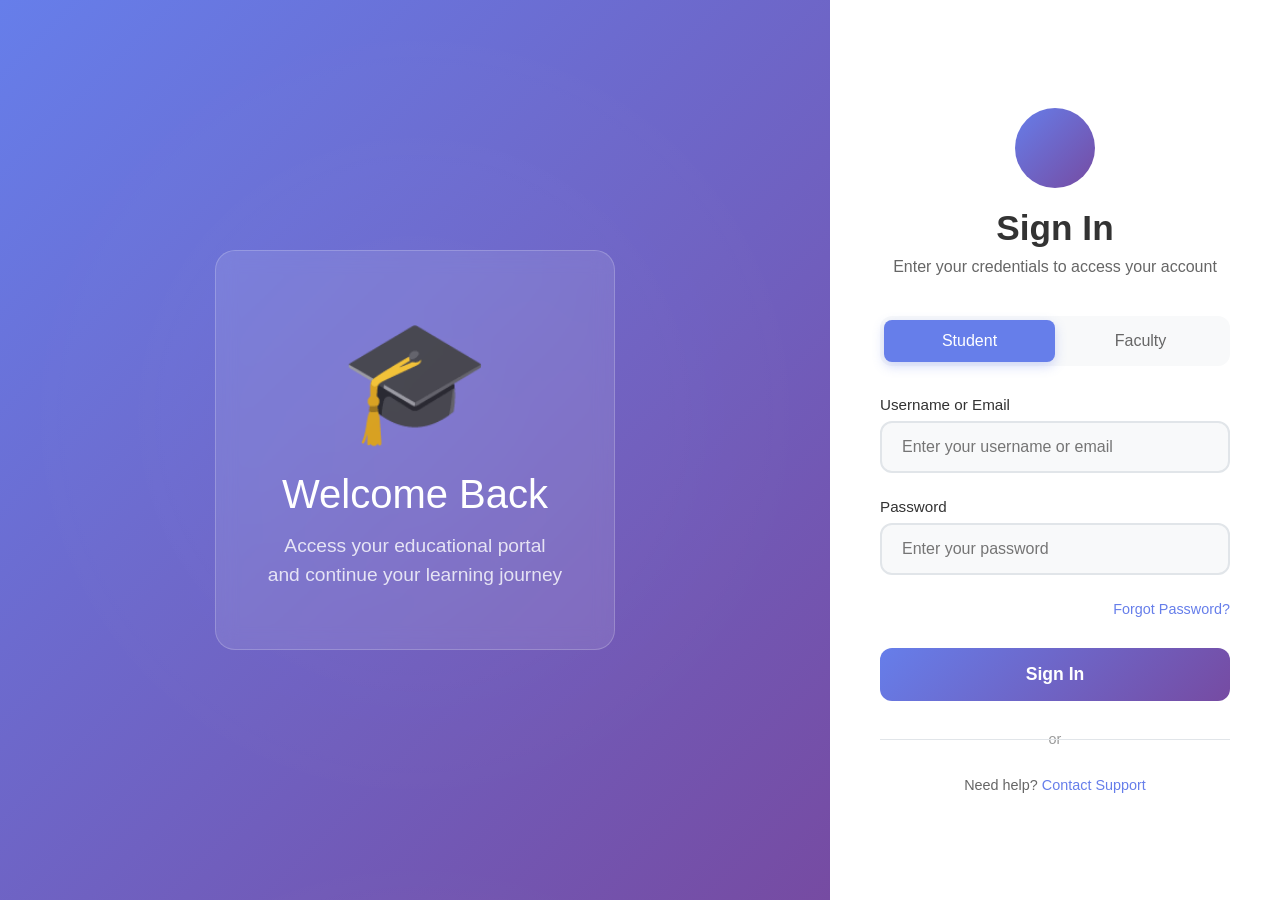
<file: login.html>
<!DOCTYPE html>
<html lang="en">
<head>
    <meta charset="UTF-8">
    <meta name="viewport" content="width=device-width, initial-scale=1.0">
    <title>Student & Faculty Login</title>
    <style>
        * {
            margin: 0;
            padding: 0;
            box-sizing: border-box;
        }

        body {
            font-family: 'Segoe UI', Tahoma, Geneva, Verdana, sans-serif;
            height: 100vh;
            overflow: hidden;
        }

        .container {
            display: flex;
            height: 100vh;
        }

        .left-panel {
            flex: 1;
            background: linear-gradient(135deg, #667eea 0%, #764ba2 100%);
            display: flex;
            align-items: center;
            justify-content: center;
            position: relative;
            overflow: hidden;
        }

        .left-panel::before {
            content: '';
            position: absolute;
            top: 0;
            left: 0;
            right: 0;
            bottom: 0;
            background: url('data:image/svg+xml,<svg xmlns="http://www.w3.org/2000/svg" viewBox="0 0 1000 1000"><defs><radialGradient id="a" cx="50%" cy="50%" r="50%"><stop offset="0%" stop-color="%23ffffff" stop-opacity="0.1"/><stop offset="100%" stop-color="%23ffffff" stop-opacity="0"/></radialGradient></defs><rect width="1000" height="1000" fill="url(%23a)"/></svg>');
            opacity: 0.3;
        }

        .education-image {
            width: 400px;
            height: 400px;
            background: rgba(255, 255, 255, 0.1);
            border-radius: 20px;
            display: flex;
            align-items: center;
            justify-content: center;
            backdrop-filter: blur(10px);
            border: 1px solid rgba(255, 255, 255, 0.2);
            position: relative;
            z-index: 1;
        }

        .education-content {
            text-align: center;
            color: white;
        }

        .education-icon {
            font-size: 120px;
            margin-bottom: 20px;
            opacity: 0.9;
        }

        .education-text h2 {
            font-size: 2.5em;
            margin-bottom: 15px;
            font-weight: 300;
        }

        .education-text p {
            font-size: 1.2em;
            opacity: 0.8;
            line-height: 1.5;
        }

        .right-panel {
            flex: 0 0 450px;
            background: #ffffff;
            display: flex;
            align-items: center;
            justify-content: center;
            padding: 40px;
            box-shadow: -10px 0 30px rgba(0, 0, 0, 0.1);
        }

        .login-container {
            width: 100%;
            max-width: 350px;
        }

        .logo-section {
            text-align: center;
            margin-bottom: 40px;
        }

        .logo {
            width: 80px;
            height: 80px;
            background: linear-gradient(135deg, #667eea, #764ba2);
            border-radius: 50%;
            margin: 0 auto 20px;
            display: flex;
            align-items: center;
            justify-content: center;
            color: white;
            font-size: 2em;
            font-weight: bold;
        }

        .login-title {
            font-size: 2.2em;
            color: #333;
            margin-bottom: 10px;
            font-weight: 600;
        }

        .login-subtitle {
            color: #666;
            font-size: 1em;
            margin-bottom: 30px;
        }

        .user-type-selector {
            display: flex;
            margin-bottom: 30px;
            background: #f8f9fa;
            border-radius: 12px;
            padding: 4px;
        }

        .user-type-btn {
            flex: 1;
            padding: 12px 20px;
            border: none;
            background: transparent;
            border-radius: 8px;
            cursor: pointer;
            font-size: 1em;
            font-weight: 500;
            transition: all 0.3s ease;
            color: #666;
        }

        .user-type-btn.active {
            background: #667eea;
            color: white;
            box-shadow: 0 4px 12px rgba(102, 126, 234, 0.3);
        }

        .form-group {
            margin-bottom: 25px;
        }

        .form-label {
            display: block;
            margin-bottom: 8px;
            color: #333;
            font-weight: 500;
            font-size: 0.95em;
        }

        .form-input {
            width: 100%;
            padding: 15px 20px;
            border: 2px solid #e1e5e9;
            border-radius: 12px;
            font-size: 1em;
            transition: all 0.3s ease;
            background: #f8f9fa;
        }

        .form-input:focus {
            outline: none;
            border-color: #667eea;
            background: white;
            box-shadow: 0 0 0 3px rgba(102, 126, 234, 0.1);
        }

        .forgot-password {
            text-align: right;
            margin-bottom: 30px;
        }

        .forgot-password a {
            color: #667eea;
            text-decoration: none;
            font-size: 0.9em;
            font-weight: 500;
        }

        .forgot-password a:hover {
            text-decoration: underline;
        }

        .login-btn {
            width: 100%;
            padding: 16px;
            background: linear-gradient(135deg, #667eea, #764ba2);
            color: white;
            border: none;
            border-radius: 12px;
            font-size: 1.1em;
            font-weight: 600;
            cursor: pointer;
            transition: all 0.3s ease;
            position: relative;
            overflow: hidden;
        }

        .login-btn:hover {
            transform: translateY(-2px);
            box-shadow: 0 8px 25px rgba(102, 126, 234, 0.4);
        }

        .login-btn:active {
            transform: translateY(0);
        }

        .divider {
            text-align: center;
            margin: 30px 0;
            position: relative;
            color: #999;
            font-size: 0.9em;
        }

        .divider::before {
            content: '';
            position: absolute;
            top: 50%;
            left: 0;
            right: 0;
            height: 1px;
            background: #e1e5e9;
        }

        .divider span {
            background: white;
            padding: 0 20px;
        }

        .help-text {
            text-align: center;
            color: #666;
            font-size: 0.9em;
            margin-top: 20px;
        }

        .help-text a {
            color: #667eea;
            text-decoration: none;
            font-weight: 500;
        }

        .help-text a:hover {
            text-decoration: underline;
        }

        @media (max-width: 768px) {
            .container {
                flex-direction: column;
            }
            
            .left-panel {
                flex: 0 0 200px;
            }
            
            .education-image {
                width: 250px;
                height: 200px;
            }
            
            .education-icon {
                font-size: 60px;
            }
            
            .education-text h2 {
                font-size: 1.8em;
            }
            
            .education-text p {
                font-size: 1em;
            }
            
            .right-panel {
                flex: 1;
                padding: 20px;
            }
        }
    </style>
</head>
<body>
    <div class="container">
        <div class="left-panel">
            <div class="education-image">
                <div class="education-content">
                    <div class="education-icon">🎓</div>
                    <div class="education-text">
                        <h2>Welcome Back</h2>
                        <p>Access your educational portal<br>and continue your learning journey</p>
                    </div>
                </div>
            </div>
        </div>
        
        <div class="right-panel">
            <div class="login-container">
                <div class="logo-section">
                    <div class="logo"></div>
                    <h1 class="login-title">Sign In</h1>
                    <p class="login-subtitle">Enter your credentials to access your account</p>
                </div>
                
                <div class="user-type-selector">
                    <button class="user-type-btn active" id="studentBtn" onclick="selectUserType('student')">Student</button>
                    <button class="user-type-btn" id="facultyBtn" onclick="selectUserType('faculty')">Faculty</button>
                </div>
                
                <form id="loginForm" onsubmit="handleLogin(event)">
                    <div class="form-group">
                        <label class="form-label" for="username">Username or Email</label>
                        <input type="text" id="username" class="form-input" placeholder="Enter your username or email" required>
                    </div>
                    
                    <div class="form-group">
                        <label class="form-label" for="password">Password</label>
                        <input type="password" id="password" class="form-input" placeholder="Enter your password" required>
                    </div>
                    
                    <div class="forgot-password">
                        <a href="#" onclick="forgotPassword()">Forgot Password?</a>
                    </div>
                    
                    <button type="submit" class="login-btn">
                        Sign In
                    </button>
                </form>
                
                <div class="divider">
                    <span>or</span>
                </div>
                
                <div class="help-text">
                    Need help? <a href="#" onclick="getHelp()">Contact Support</a>
                </div>
            </div>
        </div>
    </div>

    <script>
        let currentUserType = 'student';

        function selectUserType(type) {
            currentUserType = type;
            
            // Update button states
            document.getElementById('studentBtn').classList.remove('active');
            document.getElementById('facultyBtn').classList.remove('active');
            document.getElementById(type + 'Btn').classList.add('active');
            
            // Update form placeholder based on user type
            const usernameInput = document.getElementById('username');
            if (type === 'student') {
                usernameInput.placeholder = 'Enter your student ID or email';
            } else {
                usernameInput.placeholder = 'Enter your faculty ID or email';
            }
        }

        function handleLogin(event) {
            event.preventDefault();
            
            const user = document.getElementById('username').value;
            const pass = document.getElementById('password').value;
            
            // Basic validation
            if (!user || !pass) {
                alert('Please fill in all fields');
                return;
            }
            
            // Show loading state
            const loginBtn = document.querySelector('.login-btn');
            loginBtn.innerHTML = 'Signing In...';
            loginBtn.disabled = true;
            
            // Simulate API call delay
            setTimeout(() => {
                // Your dummy credentials
                let validUser, validPass;
                
                if (currentUserType === 'student') {
                    validUser = "student123";
                    validPass = "skillsphere";
                     if (user === validUser && pass === validPass) {
                    alert(`Login successful! Redirecting to ${currentUserType} dashboard...`);
                    window.location.href = "student.html"; // redirect after success
                } else {
                    alert("Invalid username or password ❌");
                }
                } else if (currentUserType === 'faculty') {
                    validUser = "faculty123";
                    validPass = "skillsphere";
                     if (user === validUser && pass === validPass) {
                    alert(`Login successful! Redirecting to ${currentUserType} dashboard...`);
                    window.location.href = "faculty.html"; // redirect after success
                } else {
                    alert("Invalid username or password ❌");
                }
                }
                
               
                
                // Reset button
                loginBtn.innerHTML = 'Sign In';
                loginBtn.disabled = false;
            }, 1500);
        }

        function forgotPassword() {
            alert(`Password reset link will be sent for ${currentUserType} account`);
        }

        function getHelp() {
            alert('Contact support: support@edu.com or call 1-800-EDU-HELP');
        }

        // Add some interactive effects
        document.querySelectorAll('.form-input').forEach(input => {
            input.addEventListener('focus', function() {
                this.parentElement.classList.add('focused');
            });
            
            input.addEventListener('blur', function() {
                this.parentElement.classList.remove('focused');
            });
        });
    </script>
</body>
</html>
</file>
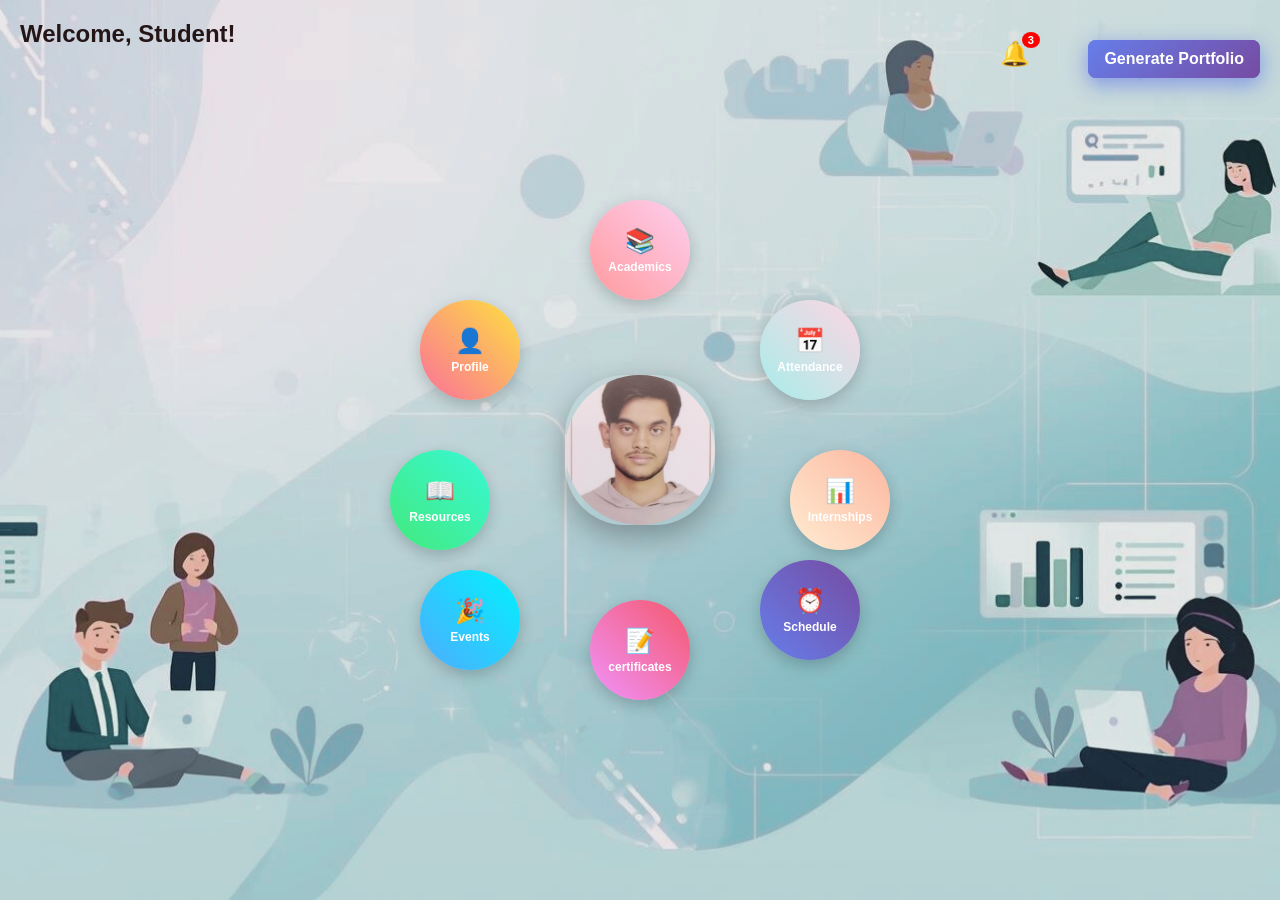
<file: student.html>
<!DOCTYPE html>
<html lang="en">
<head>
    <meta charset="UTF-8">
    <meta name="viewport" content="width=device-width, initial-scale=1.0">
    <title>Student Dashboard</title>
    <link rel="stylesheet" href="index.css">
    

    <style>
        * {
            margin: 0;
            padding: 0;
            box-sizing: border-box;
        }

       body {
        font-family: 'Arial', sans-serif;
        background: 
                url("p1.jpeg") no-repeat center center / cover;
        min-height: 100vh;
        overflow: hidden;
}


        .container {
            position: relative;
            width: 100vw;
            height: 100vh;
            display: flex;
            align-items: center;
            justify-content: center;
        }

        .dashboard {
            position: relative;
            width: 600px;
            height: 600px;
            transition: all 0.8s cubic-bezier(0.4, 0, 0.2, 1);
        }

        .dashboard.panel-open {
            transform: translateX(-300px) scale(0.4);
        }

        .student-image {
    position: absolute;
    top: 50%;
    left: 50%;
    transform: translate(-50%, -50%);
    width: 150px;
    height: 150px;
    border-radius: 40%;                 /* Keeps it circular */
    overflow: hidden;                   /* Ensures image stays inside circle */
    
    display: flex;
    align-items: center;
    justify-content: center;
    box-shadow: 0 10px 30px rgba(0,0,0,0.3);
    
    z-index: 10;
    cursor: pointer;
}

.student-image img {
    width: 100%;
    height: 100%;
    object-fit: cover;      /* Makes image fill the circle without distortion */
    border-radius: 100%;
    
}






        .tracker-option {
            position: absolute;
            width: 100px;
            height: 100px;
            border-radius: 80%;
            display: flex;
            flex-direction: column;
            align-items: center;
            justify-content: center;
            cursor: pointer;
            transition: all 0.3s ease;
            font-size: 12px;
            font-weight: bold;
            color: white;
            text-align: center;
            box-shadow: 0 5px 15px rgba(0,0,0,0.2);
        }

        .tracker-option:hover {
            transform: scale(1.2);
            box-shadow: 0 10px 25px rgba(0,0,0,0.3);
        }

        .tracker-option .icon {
            font-size: 24px;
            margin-bottom: 5px;
        }

        /* Positioning options in a circle */
        .option-1 {
            background: linear-gradient(45deg, #ff9a9e, #fecfef);
            top: 50px;
            left: 50%;
            transform: translateX(-50%);
        }

        .option-2 {
            background: linear-gradient(45deg, #a8edea, #fed6e3);
            top: 150px;
            right: 80px;
        }

        .option-3 {
            background: linear-gradient(45deg, #ffecd2, #fcb69f);
            top: 300px;
            right: 50px;
        }

        .option-4 {
            background: linear-gradient(45deg, #667eea, #764ba2);
            bottom: 90px;
            right: 80px;
        }

        .option-5 {
            background: linear-gradient(45deg, #f093fb, #f5576c);
            bottom: 50px;
            left: 50%;
            transform: translateX(-50%);
        }

        .option-6 {
            background: linear-gradient(45deg, #4facfe, #00f2fe);
            bottom: 80px;
            left: 80px;
        }

        .option-7 {
            background: linear-gradient(45deg, #43e97b, #38f9d7);
            top: 300px;
            left: 50px;
        }

        .option-8 {
            background: linear-gradient(45deg, #fa709a, #fee140);
            top: 150px;
            left: 80px;
        }

        /* Panel Styles */
        .info-panel {
            position: fixed;
            top: 0;
            right: -100%;
            width: 70%;
            height: 100vh;
            background: rgba(255, 255, 255, 0.95);
            backdrop-filter: blur(20px);
            transition: all 0.8s cubic-bezier(0.4, 0, 0.2, 1);
            z-index: 1000;
            box-shadow: -10px 0 50px rgba(0,0,0,0.2);
        }

        .info-panel.active {
            right: 0;
        }

        .panel-header {
            padding: 30px;
            background: linear-gradient(135deg, #667eea 0%, #764ba2 100%);
            color: white;
            position: relative;
        }

        .close-btn {
            position: absolute;
            top: 20px;
            right: 20px;
            width: 40px;
            height: 40px;
            border: none;
            background: rgba(255,255,255,0.2);
            color: white;
            border-radius: 50%;
            cursor: pointer;
            font-size: 20px;
            transition: all 0.3s ease;
        }

        .close-btn:hover {
            background: rgba(255,255,255,0.3);
            transform: rotate(90deg);
        }

        .panel-content {
            padding: 30px;
            height: calc(100vh - 120px);
            overflow-y: auto;
        }

        .panel-title {
            font-size: 28px;
            margin-bottom: 10px;
            font-weight: bold;
        }

        .panel-subtitle {
            opacity: 0.8;
            margin-bottom: 20px;
        }

        /* Content cards */
        .content-card {
            background: white;
            border-radius: 15px;
            padding: 20px;
            margin-bottom: 20px;
            box-shadow: 0 5px 15px rgba(0,0,0,0.1);
            transform: translateY(20px);
            opacity: 0;
            animation: slideInUp 0.6s ease forwards;
        }

        .content-card:nth-child(2) { animation-delay: 0.1s; }
        .content-card:nth-child(3) { animation-delay: 0.2s; }
        .content-card:nth-child(4) { animation-delay: 0.3s; }

        @keyframes slideInUp {
            to {
                transform: translateY(0);
                opacity: 1;
            }
        }

        .welcome-text {
            position: absolute;
            top: 20px;
            left: 20px;
            color: rgb(18, 1, 1);
            font-size: 24px;
            font-weight: bold;
            opacity: 0.9;
        }

        /* Floating particles animation */
        .particle {
            position: absolute;
            background: rgba(255,255,255,0.1);
            border-radius: 50%;
            pointer-events: none;
            animation: float 6s ease-in-out infinite;
        }

        @keyframes float {
            0%, 100% { transform: translateY(0) rotate(0deg); }
            50% { transform: translateY(-20px) rotate(180deg); }
        }

        

        @keyframes pulse {
            0%, 100% { transform: translate(-50%, -50%) scale(1); }
            50% { transform: translate(-50%, -50%) scale(1.05); }
        }
    </style>
</head>
<body>
    <div class="container">
        <div class="welcome-text">Welcome, Student!</div>
        <div class="generate-portfolio-btn">
    <button type="button">Generate Portfolio</button>
</div>
        
        <div class="dashboard" id="dashboard">
            <div class="student-image pulse" id="studentImage">
            <img src="pic.jpeg" alt="Student Profile">
            </div>

            
            <div class="tracker-option option-1" data-panel="academics">
                <div class="icon">📚</div>
                <div>Academics</div>
            </div>
            
            <div class="tracker-option option-2" data-panel="attendance">
                <div class="icon">📅</div>
                <div>Attendance</div>
            </div>
            
            <div class="tracker-option option-3" data-panel="grades">
                <div class="icon">📊</div>
                <div>Internships</div>
            </div>
            
            <div class="tracker-option option-4" data-panel="schedule">
                <div class="icon">⏰</div>
                <div>Schedule</div>
            </div>
            
            <div class="tracker-option option-5" data-panel="assignments">
                <div class="icon">📝</div>
                <div>certificates</div>
            </div>
            
            <div class="tracker-option option-6" data-panel="events">
                <div class="icon">🎉</div>
                <div>Events</div>
            </div>
            
            <div class="tracker-option option-7" data-panel="resources">
                <div class="icon">📖</div>
                <div>Resources</div>
            </div>
            
            <div class="tracker-option option-8" data-panel="profile">
                <div class="icon">👤</div>
                <div>Profile</div>
            </div>
        </div>
        <div class="generate-portfolio-btn">
    <button type="button" onclick="openPortfolioGenerator()">
        Generate Portfolio
    </button>
</div>

<script>
function openPortfolioGenerator() {
    window.open('https://claude.ai/public/artifacts/4aef30fe-7bcc-4377-8f4d-f73327998856', '_blank');
}
</script>
    <!-- 🔔 Notification Section -->
<div class="notification-container">
  <!-- Notification Bell Icon -->
  <div class="notification-icon" onclick="toggleNotifications()">
    🔔
    <span class="notification-count">3</span>
  </div>

  <!-- Notification Popup -->
  <div id="notification-popup" class="notification-popup">
    <h3>Reminders & Alerts</h3>
    <ul>
      <li>⚠️ Low attendance in DSA class (55%)</li>
      <li>📊 Falling behind peers in practice tests</li>
      <li>🎯 Attended 5 extra workshops this week</li>
    </ul>
    <button onclick="closeNotifications()">Close</button>
  </div>
</div>
    <script>
        function toggleNotifications() {
  const popup = document.getElementById("notification-popup");
  popup.style.display = (popup.style.display === "block") ? "none" : "block";
}

function closeNotifications() {
  document.getElementById("notification-popup").style.display = "none";
}

    </script>
        <!-- Info Panel -->
        <div class="info-panel" id="infoPanel">
            <div class="panel-header">
                <div class="panel-title" id="panelTitle">Panel Title</div>
                <div class="panel-subtitle" id="panelSubtitle">Detailed information</div>
                <button class="close-btn" onclick="closePanel()">✕</button>
            </div>
            <div class="panel-content" id="panelContent">
                <!-- Content will be dynamically loaded here -->
            </div>
        </div>
        
        <!-- Floating particles -->
        <div class="particle" style="top: 10%; left: 10%; width: 4px; height: 4px; animation-delay: 0s;"></div>
        <div class="particle" style="top: 20%; right: 10%; width: 6px; height: 6px; animation-delay: 1s;"></div>
        <div class="particle" style="bottom: 10%; left: 20%; width: 5px; height: 5px; animation-delay: 2s;"></div>
        <div class="particle" style="bottom: 20%; right: 20%; width: 4px; height: 4px; animation-delay: 3s;"></div>
    </div>

    <script>
        const dashboard = document.getElementById('dashboard');
        const infoPanel = document.getElementById('infoPanel');
        const panelTitle = document.getElementById('panelTitle');
        const panelSubtitle = document.getElementById('panelSubtitle');
        const panelContent = document.getElementById('panelContent');

        const panelData = {
            academics: {
    title: "Academic Progress",
    subtitle: "Track your academic journey",
    content: `
        <style>
            .academics-header {
                display: flex;
                justify-content: space-between;
                align-items: center;
                margin-bottom: 30px;
            }

            .academics-title {
                font-size: 24px;
                font-weight: 600;
                color: #2c3e50;
            }

            .semester-info {
                color: #7f8c8d;
                font-size: 14px;
            }

            .refresh-btn {
                width: 40px;
                height: 40px;
                border-radius: 50%;
                background: #34495e;
                border: none;
                color: white;
                cursor: pointer;
                display: flex;
                align-items: center;
                justify-content: center;
                transition: all 0.3s ease;
            }

            .refresh-btn:hover {
                background: #2c3e50;
                transform: rotate(180deg);
            }

            .chart-section {
                display: flex;
                align-items: center;
                gap: 40px;
                margin-bottom: 40px;
            }

            .pie-chart-container {
                position: relative;
                width: 200px;
                height: 200px;
            }

            .pie-chart {
                width: 200px;
                height: 200px;
                border-radius: 50%;
                background: conic-gradient(
                    #3498db 0deg 108deg,
                    #e74c3c 108deg 144deg,
                    #f39c12 144deg 216deg,
                    #2ecc71 216deg 288deg,
                    #9b59b6 288deg 360deg
                );
                position: relative;
            }

            .pie-chart::before {
                content: '';
                position: absolute;
                top: 50%;
                left: 50%;
                width: 80px;
                height: 80px;
                background: white;
                border-radius: 50%;
                transform: translate(-50%, -50%);
            }

            .gpa-display {
                position: absolute;
                top: 50%;
                left: 50%;
                transform: translate(-50%, -50%);
                text-align: center;
                z-index: 1;
            }

            .gpa-number {
                font-size: 24px;
                font-weight: 700;
                color: #2c3e50;
                margin: 0;
            }

            .gpa-label {
                font-size: 12px;
                color: #7f8c8d;
                margin: 0;
            }

            .legend {
                flex: 1;
            }

            .legend-item {
                display: flex;
                align-items: center;
                margin-bottom: 12px;
                font-size: 14px;
                color: #2c3e50;
            }

            .legend-item:last-child {
                margin-bottom: 0;
            }

            .legend-color {
                width: 12px;
                height: 12px;
                border-radius: 50%;
                margin-right: 12px;
                flex-shrink: 0;
            }

            .color-blue { background: #3498db; }
            .color-red { background: #e74c3c; }
            .color-yellow { background: #f39c12; }
            .color-green { background: #2ecc71; }
            .color-purple { background: #9b59b6; }

            .stats-cards {
                display: grid;
                grid-template-columns: repeat(auto-fit, minmax(280px, 1fr));
                gap: 20px;
                margin-top: 30px;
            }

            .academic-card {
                background: linear-gradient(135deg, #667eea 0%, #764ba2 100%);
                color: white;
                padding: 25px;
                border-radius: 16px;
                box-shadow: 0 8px 20px rgba(102, 126, 234, 0.3);
            }

            .academic-card h3 {
                margin: 0 0 20px 0;
                font-size: 18px;
                font-weight: 600;
            }

            .performance-grid {
                display: grid;
                grid-template-columns: repeat(2, 1fr);
                gap: 15px;
            }

            .course-item {
                background: rgba(255, 255, 255, 0.15);
                padding: 15px;
                border-radius: 10px;
                backdrop-filter: blur(10px);
                text-align: center;
                transition: all 0.3s ease;
            }

            .course-item:hover {
                background: rgba(255, 255, 255, 0.25);
                transform: translateY(-2px);
            }

            .course-name {
                font-size: 12px;
                opacity: 0.9;
                margin-bottom: 5px;
            }

            .course-grade {
                font-size: 20px;
                font-weight: 700;
            }

            .goals-card {
                background: linear-gradient(135deg, #fa709a 0%, #fee140 100%);
                color: #2c3e50;
            }

            .goal-item {
                background: rgba(255, 255, 255, 0.3);
                padding: 12px 16px;
                border-radius: 8px;
                margin-bottom: 10px;
                display: flex;
                align-items: center;
                backdrop-filter: blur(10px);
            }

            .goal-item:last-child {
                margin-bottom: 0;
            }

            .goal-icon {
                margin-right: 10px;
                font-size: 16px;
            }

            .semester-card {
                background: linear-gradient(135deg, #2ecc71 0%, #27ae60 100%);
            }

            .semester-stat {
                display: flex;
                justify-content: space-between;
                align-items: center;
                margin-bottom: 12px;
                padding: 8px 0;
                border-bottom: 1px solid rgba(255, 255, 255, 0.2);
            }

            .semester-stat:last-child {
                border-bottom: none;
                margin-bottom: 0;
            }

            .stat-label {
                opacity: 0.9;
            }

            .stat-value {
                font-weight: 600;
                font-size: 16px;
            }

            @media (max-width: 768px) {
                .chart-section {
                    flex-direction: column;
                    text-align: center;
                    gap: 20px;
                }

                .academics-header {
                    flex-direction: column;
                    align-items: flex-start;
                    gap: 10px;
                }

                .performance-grid {
                    grid-template-columns: 1fr;
                }
            }
        </style>

        <div class="academics-header">
            <div>
                <div class="academics-title">Academic Progress</div>
                <div class="semester-info">Fall 2025 - Computer Science</div>
            </div>
            <button class="refresh-btn">
                <svg width="16" height="16" viewBox="0 0 24 24" fill="currentColor">
                    <path d="M17.65 6.35C16.2 4.9 14.21 4 12 4c-4.42 0-7.99 3.58-7.99 8s3.57 8 7.99 8c3.73 0 6.84-2.55 7.73-6h-2.08c-.82 2.33-3.04 4-5.65 4-3.31 0-6-2.69-6-6s2.69-6 6-6c1.66 0 3.14.69 4.22 1.78L13 11h7V4l-2.35 2.35z"/>
                </svg>
            </button>
        </div>

        <div class="chart-section">
            <div class="pie-chart-container">
                <div class="pie-chart"></div>
                <div class="gpa-display">
                    <div class="gpa-number">8.8</div>
                    <div class="gpa-label">CGPA</div>
                </div>
            </div>

            <div class="legend">
                <div class="legend-item">
                    <div class="legend-color color-blue"></div>
                    <span>📊 Data Structures - A-</span>
                </div>
                <div class="legend-item">
                    <div class="legend-color color-red"></div>
                    <span>💻 Web Development - A+</span>
                </div>
                <div class="legend-item">
                    <div class="legend-color color-yellow"></div>
                    <span>🧮 Calculus III - B+</span>
                </div>
                <div class="legend-item">
                    <div class="legend-color color-green"></div>
                    <span>📚 Literature - A</span>
                </div>
                <div class="legend-item">
                    <div class="legend-color color-purple"></div>
                    <span>🔬 Physics Lab - A</span>
                </div>
            </div>
        </div>

        <div class="stats-cards">
            <div class="academic-card semester-card">
                <h3>Current Semester</h3>
                <div class="semester-stat">
                    <span class="stat-label">CGPA</span>
                    <span class="stat-value">8.8/10.0</span>
                </div>
                <div class="semester-stat">
                    <span class="stat-label">Credits</span>
                    <span class="stat-value">18/18</span>
                </div>
                <div class="semester-stat">
                    <span class="stat-label">Semester</span>
                    <span class="stat-value">5th</span>
                </div>
            </div>

            <div class="academic-card">
                <h3>Course Performance</h3>
                <div class="performance-grid">
                    <div class="course-item">
                        <div class="course-name">Data Structures</div>
                        <div class="course-grade">A-</div>
                    </div>
                    <div class="course-item">
                        <div class="course-name">Web Development</div>
                        <div class="course-grade">A+</div>
                    </div>
                    <div class="course-item">
                        <div class="course-name">Calculus III</div>
                        <div class="course-grade">B+</div>
                    </div>
                    <div class="course-item">
                        <div class="course-name">Literature</div>
                        <div class="course-grade">A</div>
                    </div>
                </div>
            </div>

            <div class="academic-card goals-card">
                <h3>Academic Goals</h3>
                <div class="goal-item">
                    <span class="goal-icon">🎯</span>
                    <span>Maintain GPA above 7.5</span>
                </div>
                <div class="goal-item">
                    <span class="goal-icon">📝</span>
                    <span>Complete honor's thesis</span>
                </div>
                <div class="goal-item">
                    <span class="goal-icon">🔬</span>
                    <span>Join research project</span>
                </div>
            </div>
        </div>
    `
},
           attendance: {
    title: "Attendance Tracker",
    subtitle: "Monitor your class attendance",
    content: `
        <style>
            .attendance-header {
                display: flex;
                justify-content: space-between;
                align-items: flex-start;
                margin-bottom: 40px;
            }

            .title-section h1 {
                font-size: 24px;
                color: #2c3e50;
                margin-bottom: 5px;
            }

            .overall-score {
                font-size: 48px;
                font-weight: 700;
                color: #2c3e50;
                margin-bottom: 5px;
            }

            .subtitle-text {
                color: #7f8c8d;
                font-size: 16px;
            }

            .view-all-btn {
                background: white;
                border: 2px solid #e0e6ed;
                border-radius: 25px;
                padding: 12px 24px;
                color: #7f8c8d;
                font-size: 14px;
                cursor: pointer;
                transition: all 0.3s ease;
            }

            .view-all-btn:hover {
                background: #f8f9fa;
                border-color: #cbd5e0;
            }

            .chart-container {
                display: flex;
                justify-content: space-between;
                align-items: flex-end;
                height: 300px;
                margin-top: 40px;
                gap: 15px;
            }

            .bar-item {
                flex: 1;
                display: flex;
                flex-direction: column;
                align-items: center;
                height: 100%;
            }

            .bar-container {
                width: 100%;
                height: 240px;
                position: relative;
                display: flex;
                align-items: flex-end;
                margin-bottom: 15px;
            }

            .bar {
                width: 100%;
                background: linear-gradient(180deg, #4facfe 0%, #00f2fe 100%);
                border-radius: 8px 8px 4px 4px;
                position: relative;
                transition: all 0.3s ease;
                cursor: pointer;
            }

            .bar:hover {
                transform: scale(1.05);
                box-shadow: 0 5px 15px rgba(79, 172, 254, 0.3);
            }

            .bar-value {
                position: absolute;
                top: -30px;
                left: 50%;
                transform: translateX(-50%);
                font-weight: 600;
                color: #2c3e50;
                font-size: 16px;
            }

            .bar-label {
                text-align: center;
                color: #7f8c8d;
                font-size: 14px;
                line-height: 1.2;
                max-width: 80px;
            }

            .stats-section {
                margin-top: 40px;
                padding-top: 30px;
                border-top: 1px solid #e0e6ed;
            }

            .stats-grid {
                display: grid;
                grid-template-columns: repeat(auto-fit, minmax(250px, 1fr));
                gap: 20px;
            }

            .stats-card {
                background: linear-gradient(135deg, #f8f9fa 0%, #e9ecef 100%);
                padding: 20px;
                border-radius: 15px;
                border-left: 4px solid #4facfe;
            }

            .stats-card h3 {
                color: #2c3e50;
                margin-bottom: 15px;
                font-size: 18px;
            }

            .stats-item {
                display: flex;
                justify-content: space-between;
                margin-bottom: 8px;
                padding: 5px 0;
            }

            .stats-item:last-child {
                margin-bottom: 0;
            }

            .subject-name {
                color: #5a6c7d;
            }

            .attendance-percent {
                font-weight: 600;
                color: #2c3e50;
            }

            .alert {
                background: linear-gradient(135deg, #fff3cd 0%, #ffeaa7 100%);
                border-left: 4px solid #f39c12;
                padding: 15px 20px;
                border-radius: 10px;
                margin-top: 20px;
            }

            .alert-warning {
                color: #856404;
            }

            .alert-success {
                background: linear-gradient(135deg, #d1ecf1 0%, #b8daff 100%);
                border-left-color: #28a745;
                color: #155724;
            }
        </style>

        <div class="attendance-header">
            <div class="title-section">
                <h1>Best Attendance:</h1>
                <div class="overall-score">94.2</div>
                <div class="subtitle-text">Overall attendance rate</div>
            </div>
            <button class="view-all-btn">All subjects</button>
        </div>

        <div class="chart-container">
            <div class="bar-item">
                <div class="bar-container">
                    <div class="bar" style="height: 85.3%;">
                        <div class="bar-value">85.3</div>
                    </div>
                </div>
                <div class="bar-label">Algorithms & structures</div>
            </div>

            <div class="bar-item">
                <div class="bar-container">
                    <div class="bar" style="height: 64.7%;">
                        <div class="bar-value">64.7</div>
                    </div>
                </div>
                <div class="bar-label">Object program.</div>
            </div>

            <div class="bar-item">
                <div class="bar-container">
                    <div class="bar" style="height: 84.2%;">
                        <div class="bar-value">84.2</div>
                    </div>
                </div>
                <div class="bar-label">Database program.</div>
            </div>

            <div class="bar-item">
                <div class="bar-container">
                    <div class="bar" style="height: 45.6%;">
                        <div class="bar-value">45.6</div>
                    </div>
                </div>
                <div class="bar-label">Web develop.</div>
            </div>

            <div class="bar-item">
                <div class="bar-container">
                    <div class="bar" style="height: 43.5%;">
                        <div class="bar-value">43.5</div>
                    </div>
                </div>
                <div class="bar-label">Mobile applicat ion</div>
            </div>

            <div class="bar-item">
                <div class="bar-container">
                    <div class="bar" style="height: 74.4%;">
                        <div class="bar-value">74.4</div>
                    </div>
                </div>
                <div class="bar-label">Machine learning</div>
            </div>
        </div>

        <div class="stats-section">
            <div class="stats-grid">
                <div class="stats-card">
                    <h3>This Week Summary</h3>
                    <div class="stats-item">
                        <span class="subject-name">Classes Attended:</span>
                        <span class="attendance-percent">17/18</span>
                    </div>
                    <div class="stats-item">
                        <span class="subject-name">Total Classes:</span>
                        <span class="attendance-percent">18</span>
                    </div>
                    <div class="stats-item">
                        <span class="subject-name">Missed Classes:</span>
                        <span class="attendance-percent">1</span>
                    </div>
                </div>

                <div class="stats-card">
                    <h3>Top Performing Subjects</h3>
                    <div class="stats-item">
                        <span class="subject-name">🥇 Algorithms & Structures</span>
                        <span class="attendance-percent">85.3%</span>
                    </div>
                    <div class="stats-item">
                        <span class="subject-name">🥈 Database Programming</span>
                        <span class="attendance-percent">84.2%</span>
                    </div>
                    <div class="stats-item">
                        <span class="subject-name">🥉 Machine Learning</span>
                        <span class="attendance-percent">74.4%</span>
                    </div>
                </div>
            </div>

            <div class="alert alert-warning">
                <strong>⚠️ Attention Required:</strong> Web Development (45.6%) and Mobile Application (43.5%) attendance is below 50%. Consider attending more classes.
            </div>

            <div class="alert alert-success">
                <strong>✅ Good Progress:</strong> Algorithms & Structures and Database Programming are performing well above 80%.
            </div>
        </div>
    `
},
           grades: {
    title: "Internship Portal",
    subtitle: "Track and explore internships",
    content: `
        <div class="content-card">
            <h3>✅ My Completed Internships</h3>
            <ul class="internship-list">
                <li><strong>Web Development Intern</strong> – SmartBulb Technologies <span class="date">(Jun - Aug 2025)</span></li>
                <li><strong>Frontend Developer Intern</strong> – Ecopower Project <span class="date">(Jan - Mar 2025)</span></li>
            </ul>
            <button class="btn upload-btn">📄 Upload Certificate</button>
        </div>

        <div class="content-card">
            <h3>💡 Suggested Internships</h3>
            <ul class="internship-list">
                <li>🔧 MERN Stack Developer – Remote (3 Months)</li>
                <li>⚙️ IoT Developer Intern – Onsite (2 Months)</li>
                <li>🖥️ AI Chatbot Developer – Hybrid (6 Weeks)</li>
            </ul>
            <button class="btn view-btn">🔍 View More Opportunities</button>
        </div>

        <div class="content-card">
            <h3>📊 Internship Progress</h3>
            <div class="progress-bar">
                <div class="progress-fill" style="width: 66%;"></div>
            </div>
            <p class="progress-text">🎯 Goal: Complete 3 internships this semester</p>
            <p class="progress-status">✅ 2 / 3 Completed</p>
        </div>
    `
},



            schedule: {
                title: "Class Schedule",
                subtitle: "Your weekly timetable",
                content: `
                    <div class="content-card">
                        <h3>Today's Classes</h3>
                        <p>🕘 9:00 AM - Data Structures (Room 201)</p>
                        <p>🕐 1:00 PM - Web Development Lab (Lab 3)</p>
                        <p>🕒 3:00 PM - Calculus III (Room 105)</p>
                    </div>
                    <div class="content-card">
                        <h3>Upcoming</h3>
                        <p>Tomorrow: Physics Lab at 10:00 AM</p>
                        <p>Friday: Literature Essay due</p>
                        <p>Next Week: Midterm in Statistics</p>
                    </div>
                `
            },
           assignments: {
    title: "Course in Progress",
    subtitle: "View All",
    content: `
        <div class="courses-container">
            <div class="course-card app-design">
                <div class="course-date">Dec. 15, 2020</div>
                <div class="course-icon">
                    <svg width="24" height="24" viewBox="0 0 24 24" fill="none">
                        <rect x="3" y="3" width="18" height="18" rx="2" stroke="currentColor" stroke-width="2"/>
                        <path d="M9 12l2 2 4-4" stroke="currentColor" stroke-width="2"/>
                    </svg>
                </div>
                <h3 class="course-title">App Design</h3>
                <p class="course-description">Learn App design from our expert trainer</p>
                <p class="course-details">Finally a comprehensive guide to using sketch for designing...</p>
                
                <div class="progress-section">
                    <div class="progress-label">
                        <span>Progress</span>
                        <span class="progress-percentage">20%</span>
                    </div>
                    <div class="progress-bar">
                        <div class="progress-fill" style="width: 20%; background: linear-gradient(90deg, #8B5CF6, #A78BFA);"></div>
                    </div>
                </div>
            </div>

            <div class="course-card web-design">
                <div class="course-date">Dec. 15, 2020</div>
                <div class="course-icon">
                    <svg width="24" height="24" viewBox="0 0 24 24" fill="none">
                        <rect x="2" y="4" width="20" height="16" rx="2" stroke="currentColor" stroke-width="2"/>
                        <path d="M2 8h20" stroke="currentColor" stroke-width="2"/>
                    </svg>
                </div>
                <h3 class="course-title">Web Design</h3>
                <p class="course-description">Learn Web design from our expert trainer</p>
                <p class="course-details">Finally a comprehensive guide to using sketch for designing...</p>
                
                <div class="progress-section">
                    <div class="progress-label">
                        <span>Progress</span>
                        <span class="progress-percentage">80%</span>
                    </div>
                    <div class="progress-bar">
                        <div class="progress-fill" style="width: 80%; background: linear-gradient(90deg, #F97316, #FB923C);"></div>
                    </div>
                </div>
            </div>

            <div class="course-card dashboard-design">
                <div class="course-date">Dec. 15, 2020</div>
                <div class="course-icon">
                    <svg width="24" height="24" viewBox="0 0 24 24" fill="none">
                        <rect x="3" y="3" width="7" height="7" rx="1" stroke="currentColor" stroke-width="2"/>
                        <rect x="14" y="3" width="7" height="7" rx="1" stroke="currentColor" stroke-width="2"/>
                        <rect x="3" y="14" width="7" height="7" rx="1" stroke="currentColor" stroke-width="2"/>
                        <rect x="14" y="14" width="7" height="7" rx="1" stroke="currentColor" stroke-width="2"/>
                    </svg>
                </div>
                <h3 class="course-title">Dashboard</h3>
                <p class="course-description">Learn Typography from our expert trainer</p>
                <p class="course-details">Finally a comprehensive guide to using sketch for designing...</p>
                
                <div class="progress-section">
                    <div class="progress-label">
                        <span>Progress</span>
                        <span class="progress-percentage">0%</span>
                    </div>
                    <div class="progress-bar">
                        <div class="progress-fill" style="width: 0%; background: linear-gradient(90deg, #06B6D4, #67E8F9);"></div>
                    </div>
                </div>
            </div>

            <div class="course-card uiux-design">
                <div class="course-date">Jan. 10, 2021</div>
                <div class="course-icon">
                    <svg width="24" height="24" viewBox="0 0 24 24" fill="none">
                        <path d="M12 2l3.09 6.26L22 9.27l-5 4.87 1.18 6.88L12 17.77l-6.18 3.25L7 14.14 2 9.27l6.91-1.01L12 2z" stroke="currentColor" stroke-width="2"/>
                    </svg>
                </div>
                <h3 class="course-title">UI/UX Design</h3>
                <p class="course-description">Master UI/UX design principles</p>
                <p class="course-details">Comprehensive course covering user research, wireframing...</p>
                
                <div class="progress-section">
                    <div class="progress-label">
                        <span>Certificate Available</span>
                        <span class="progress-percentage">100%</span>
                    </div>
                    <div class="progress-bar">
                        <div class="progress-fill" style="width: 100%; background: linear-gradient(90deg, #EC4899, #F472B6);"></div>
                    </div>
                </div>
            </div>

            <div class="course-card fullstack-dev">
                <div class="course-date">Feb. 01, 2021</div>
                <div class="course-icon">
                    <svg width="24" height="24" viewBox="0 0 24 24" fill="none">
                        <polyline points="16,18 22,12 16,6" stroke="currentColor" stroke-width="2"/>
                        <polyline points="8,6 2,12 8,18" stroke="currentColor" stroke-width="2"/>
                    </svg>
                </div>
                <h3 class="course-title">Full Stack Development</h3>
                <p class="course-description">Complete web development bootcamp</p>
                <p class="course-details">From frontend to backend, database design and deployment...</p>
                
                <div class="progress-section">
                    <div class="progress-label">
                        <span>Progress</span>
                        <span class="progress-percentage">30%</span>
                    </div>
                    <div class="progress-bar">
                        <div class="progress-fill" style="width: 30%; background: linear-gradient(90deg, #10B981, #34D399);"></div>
                    </div>
                </div>
            </div>

            <div class="course-card certification">
                <div class="course-date">Mar. 15, 2021</div>
                <div class="course-icon">
                    <svg width="24" height="24" viewBox="0 0 24 24" fill="none">
                        <path d="M12 15l3-3-3-3-3 3 3 3z" stroke="currentColor" stroke-width="2"/>
                        <path d="M1 12s4-8 11-8 11 8 11 8-4 8-11 8-11-8-11-8z" stroke="currentColor" stroke-width="2"/>
                        <circle cx="12" cy="12" r="3" stroke="currentColor" stroke-width="2"/>
                    </svg>
                </div>
                <h3 class="course-title">Professional Certification</h3>
                <p class="course-description">Industry recognized certificates</p>
                <p class="course-details">Prepare for professional certification exams...</p>
                
                <div class="progress-section">
                    <div class="progress-label">
                        <span>Progress</span>
                        <span class="progress-percentage">90%</span>
                    </div>
                    <div class="progress-bar">
                        <div class="progress-fill" style="width: 90%; background: linear-gradient(90deg, #8B5CF6, #A78BFA);"></div>
                    </div>
                </div>
            </div>
        </div>

        <style>
            .courses-container {
                display: grid;
                grid-template-columns: repeat(auto-fit, minmax(280px, 1fr));
                gap: 20px;
                padding: 20px 0;
            }

            .course-card {
                background: white;
                border-radius: 16px;
                padding: 24px;
                box-shadow: 0 2px 12px rgba(0,0,0,0.08);
                transition: transform 0.2s ease, box-shadow 0.2s ease;
                position: relative;
                overflow: hidden;
                min-height: 240px;
                display: flex;
                flex-direction: column;
            }

            .course-card::before {
                content: '';
                position: absolute;
                top: 0;
                left: 0;
                right: 0;
                height: 4px;
            }

            .course-card.app-design::before {
                background: linear-gradient(90deg, #8B5CF6, #A78BFA);
            }

            .course-card.web-design::before {
                background: linear-gradient(90deg, #F97316, #FB923C);
            }

            .course-card.dashboard-design::before {
                background: linear-gradient(90deg, #06B6D4, #67E8F9);
            }

            .course-card.uiux-design::before {
                background: linear-gradient(90deg, #EC4899, #F472B6);
            }

            .course-card.fullstack-dev::before {
                background: linear-gradient(90deg, #10B981, #34D399);
            }

            .course-card.certification::before {
                background: linear-gradient(90deg, #8B5CF6, #A78BFA);
            }

            .course-card:hover {
                transform: translateY(-4px);
                box-shadow: 0 8px 25px rgba(0,0,0,0.15);
            }

            .course-date {
                font-size: 12px;
                color: #6B7280;
                margin-bottom: 16px;
            }

            .course-icon {
                width: 48px;
                height: 48px;
                background: #F3F4F6;
                border-radius: 12px;
                display: flex;
                align-items: center;
                justify-content: center;
                margin-bottom: 16px;
                color: #6B7280;
            }

            .course-title {
                font-size: 18px;
                font-weight: 600;
                color: #1F2937;
                margin-bottom: 8px;
            }

            .course-description {
                font-size: 14px;
                font-weight: 500;
                color: #4B5563;
                margin-bottom: 8px;
            }

            .course-details {
                font-size: 12px;
                color: #9CA3AF;
                margin-bottom: 20px;
                line-height: 1.4;
            }

            .progress-section {
                margin-top: auto;
            }

            .progress-label {
                display: flex;
                justify-content: space-between;
                align-items: center;
                margin-bottom: 8px;
            }

            .progress-label span:first-child {
                font-size: 14px;
                color: #6B7280;
                font-weight: 500;
            }

            .progress-percentage {
                font-size: 14px;
                color: #1F2937;
                font-weight: 600;
            }

            .progress-bar {
                width: 100%;
                height: 6px;
                background: #F3F4F6;
                border-radius: 3px;
                overflow: hidden;
            }

            .progress-fill {
                height: 100%;
                border-radius: 3px;
                transition: width 0.3s ease;
            }

            @media (max-width: 768px) {
                .courses-container {
                    grid-template-columns: 1fr;
                    gap: 16px;
                }
                
                .course-card {
                    padding: 20px;
                }
            }
        </style>
    `
},
            events: {
                title: "Campus Events",
                subtitle: "Stay updated with campus activities",
                content: `
                    <div class="content-card">
                        <h3>This Week</h3>
                        <p>🎭 Drama Club Performance - Friday 7 PM</p>
                        <p>🏀 Basketball Game vs. Rivals - Saturday 3 PM</p>
                        <p>📚 Study Group - CS Students - Sunday 2 PM</p>
                    </div>
                    <div class="content-card">
                        <h3>Upcoming</h3>
                        <p>🎵 Music Festival - Next Weekend</p>
                        <p>🔬 Science Fair - Month End</p>
                        <p>🎓 Career Fair - Next Month</p>
                    </div>
                `
            },
            resources: {
                title: "Learning Resources",
                subtitle: "Access your study materials",
                content: `
                    <div class="content-card">
                        <h3>Digital Library</h3>
                        <p>📚 E-books: 500+ available</p>
                        <p>🎥 Video Lectures: CS & Math</p>
                        <p>📄 Research Papers: Unlimited access</p>
                    </div>
                    <div class="content-card">
                        <h3>Study Tools</h3>
                        <p>🧠 Flashcard Generator</p>
                        <p>📊 Progress Analytics</p>
                        <p>👥 Study Groups Finder</p>
                    </div>
                `
            },
         profile: {
    title: "Student Profile",
    subtitle: "Manage your personal information",
    content: `
        <div class="profile-container">
            <!-- Profile Header Card -->
            <div class="profile-header-card">
                <div class="profile-avatar-large">RS</div>
                <div class="profile-header-info">
                    <h2 style="color: #333; margin-bottom: 5px;">Rajesh Sharma</h2>
                    <p style="color: #667eea; font-weight: 600;">Computer Science Engineering - Second Year</p>
                    <p style="color: #999; font-size: 14px;">Roll No: 21CSE045</p>
                </div>
                <button class="btn btn-primary" style="margin-left: auto;">Edit Profile</button>
            </div>

            <!-- Information Grid -->
            <div class="grid-2" style="margin-top: 25px;">
                <!-- Personal Information -->
                <div class="content-card">
                    <h3 style="color: #667eea; margin-bottom: 20px; display: flex; align-items: center; gap: 10px;">
                        <span style="font-size: 24px;">👤</span> Personal Information
                    </h3>
                    <div class="info-row">
                        <span class="info-label">Full Name:</span>
                        <span class="info-value">Rajesh Kumar Sharma</span>
                    </div>
                    <div class="info-row">
                        <span class="info-label">Roll Number:</span>
                        <span class="info-value">21CSE045</span>
                    </div>
                    <div class="info-row">
                        <span class="info-label">Branch:</span>
                        <span class="info-value">Computer Science Engineering</span>
                    </div>
                    <div class="info-row">
                        <span class="info-label">Year:</span>
                        <span class="info-value">Second Year (B.Tech)</span>
                    </div>
                    <div class="info-row">
                        <span class="info-label">Date of Birth:</span>
                        <span class="info-value">15 August 2003</span>
                    </div>
                    <div class="info-row">
                        <span class="info-label">Blood Group:</span>
                        <span class="info-value">O+</span>
                    </div>
                </div>

                <!-- Contact Details -->
                <div class="content-card">
                    <h3 style="color: #667eea; margin-bottom: 20px; display: flex; align-items: center; gap: 10px;">
                        <span style="font-size: 24px;">📞</span> Contact Details
                    </h3>
                    <div class="info-row">
                        <span class="info-label">📧 College Email:</span>
                        <span class="info-value">rajesh.21cse045@college.ac.in</span>
                    </div>
                    <div class="info-row">
                        <span class="info-label">📱 Mobile:</span>
                        <span class="info-value">+91 98765 43210</span>
                    </div>
                    <div class="info-row">
                        <span class="info-label">🏠 Hostel:</span>
                        <span class="info-value">Boys Hostel Block-A, Room 304</span>
                    </div>
                    <div class="info-row">
                        <span class="info-label">🏙️ Home Town:</span>
                        <span class="info-value">Jaipur, Rajasthan</span>
                    </div>
                    <div class="info-row">
                        <span class="info-label">📍 Permanent Address:</span>
                        <span class="info-value">23/B, Malviya Nagar, Jaipur - 302017</span>
                    </div>
                </div>
            </div>

            <!-- Academic Advisor -->
            <div class="content-card" style="margin-top: 25px;">
                <h3 style="color: #667eea; margin-bottom: 20px; display: flex; align-items: center; gap: 10px;">
                    <span style="font-size: 24px;">🎓</span> Faculty Advisor
                </h3>
                <div style="display: flex; align-items: center; gap: 20px;">
                    <div class="advisor-avatar">PM</div>
                    <div style="flex: 1;">
                        <div style="font-weight: 600; font-size: 18px; color: #333; margin-bottom: 5px;">Dr. Priya Mehta</div>
                        <div style="color: #667eea; font-size: 14px; margin-bottom: 8px;">Associate Professor, CSE Department</div>
                        <div class="info-row" style="margin-bottom: 5px;">
                            <span class="info-label">Cabin:</span>
                            <span class="info-value">CSE Block, Room 201</span>
                        </div>
                        <div class="info-row" style="margin-bottom: 5px;">
                            <span class="info-label">Email:</span>
                            <span class="info-value">priya.mehta@college.ac.in</span>
                        </div>
                        <div class="info-row">
                            <span class="info-label">Contact:</span>
                            <span class="info-value">+91 98123 45678</span>
                        </div>
                    </div>
                    <button class="btn btn-primary">Schedule Meeting</button>
                </div>
            </div>

            <!-- Emergency Contact -->
            <div class="content-card" style="margin-top: 25px;">
                <h3 style="color: #667eea; margin-bottom: 20px; display: flex; align-items: center; gap: 10px;">
                    <span style="font-size: 24px;">🚨</span> Emergency Contact
                </h3>
                <div class="grid-2">
                    <div class="info-row">
                        <span class="info-label">Father's Name:</span>
                        <span class="info-value">Suresh Kumar Sharma</span>
                    </div>
                    <div class="info-row">
                        <span class="info-label">Relationship:</span>
                        <span class="info-value">Father</span>
                    </div>
                    <div class="info-row">
                        <span class="info-label">Mobile:</span>
                        <span class="info-value">+91 99876 54321</span>
                    </div>
                    <div class="info-row">
                        <span class="info-label">Email:</span>
                        <span class="info-value">suresh.sharma@gmail.com</span>
                    </div>
                    <div class="info-row">
                        <span class="info-label">Mother's Name:</span>
                        <span class="info-value">Sunita Sharma</span>
                    </div>
                    <div class="info-row">
                        <span class="info-label">Mother's Mobile:</span>
                        <span class="info-value">+91 98765 12345</span>
                    </div>
                </div>
            </div>

            <!-- Academic Information -->
            <div class="content-card" style="margin-top: 25px;">
                <h3 style="color: #667eea; margin-bottom: 20px; display: flex; align-items: center; gap: 10px;">
                    <span style="font-size: 24px;">📚</span> Academic Information
                </h3>
                <div class="grid-2">
                    <div class="info-row">
                        <span class="info-label">Current CGPA:</span>
                        <span class="info-value">8.8 / 10.0</span>
                    </div>
                    <div class="info-row">
                        <span class="info-label">Admission Year:</span>
                        <span class="info-value">2021</span>
                    </div>
                    <div class="info-row">
                        <span class="info-label">Expected Graduation:</span>
                        <span class="info-value">May 2025</span>
                    </div>
                    <div class="info-row">
                        <span class="info-label">Category:</span>
                        <span class="info-value">General</span>
                    </div>
                </div>
            </div>
        </div>
    `
}
        };

        // Add click event listeners to tracker options
        document.querySelectorAll('.tracker-option').forEach(option => {
            option.addEventListener('click', function() {
                const panelType = this.getAttribute('data-panel');
                openPanel(panelType);
            });
        });

        function openPanel(type) {
            const data = panelData[type];
            if (data) {
                panelTitle.textContent = data.title;
                panelSubtitle.textContent = data.subtitle;
                panelContent.innerHTML = data.content;
                
                dashboard.classList.add('panel-open');
                infoPanel.classList.add('active');
            }
        }

        function closePanel() {
            dashboard.classList.remove('panel-open');
            infoPanel.classList.remove('active');
        }

        // Close panel when clicking outside
        document.addEventListener('click', function(e) {
            if (infoPanel.classList.contains('active') && 
                !infoPanel.contains(e.target) && 
                !dashboard.contains(e.target)) {
                closePanel();
            }
        });

        // Add escape key to close panel
        document.addEventListener('keydown', function(e) {
            if (e.key === 'Escape' && infoPanel.classList.contains('active')) {
                closePanel();
            }
        });
    </script>
</body>
</html>
</file>
<file: index.css>
.internship-card {
    background: linear-gradient(135deg, #667eea 0%, #764ba2 100%);
    color: white;
    padding: 20px;
    margin: 15px 0;
    border-radius: 20px;
    box-shadow: 0 8px 20px rgba(0,0,0,0.2);
    transition: transform 0.3s ease, box-shadow 0.3s ease;
}
.internship-card:hover {
    transform: translateY(-5px);
    box-shadow: 0 12px 25px rgba(0,0,0,0.3);
}

.upload-btn, .view-btn {
    display: inline-block;
    margin-top: 12px;
    background: #ffd700;
    color: #000;
    font-weight: bold;
    padding: 8px 15px;
    border: none;
    border-radius: 10px;
    cursor: pointer;
    transition: background 0.3s ease;
}
.upload-btn:hover, .view-btn:hover {
    background: #ffb400;
}

.progress-bar {
    background:#ddd;
    border-radius:10px;
    height:10px;
    width:100%;
    margin-top:8px;
    overflow: hidden;
}
.progress-fill {
    background:#4CAF50;
    height:10px;
    width:66%; /* Dynamically set based on progress */
    border-radius:10px;
}
/* Internship Portal Styling */
.internship-container {
  max-width: 900px;
  margin: 0 auto;
  padding: 20px;
}

.panel-header {
  text-align: center;
  margin-bottom: 20px;
}

.panel-header h2 {
  font-size: 2rem;
  background: linear-gradient(135deg, #667eea, #764ba2);
  -webkit-background-clip: text;
  -webkit-text-fill-color: transparent;
}

.internship-grid {
  display: grid;
  gap: 20px;
}

.internship-card {
  background: linear-gradient(135deg, #667eea 0%, #764ba2 100%);
  color: white;
  padding: 20px;
  border-radius: 18px;
  box-shadow: 0 6px 18px rgba(0,0,0,0.2);
  transition: transform 0.3s ease, box-shadow 0.3s ease;
}

.internship-card:hover {
  transform: translateY(-5px);
  box-shadow: 0 10px 25px rgba(0,0,0,0.3);
}

.internship-list {
  list-style: none;
  margin: 0;
  padding: 0;
}

.internship-list li {
  background: rgba(255,255,255,0.15);
  margin: 5px 0;
  padding: 8px 12px;
  border-radius: 6px;
}

.btn {
  margin-top: 12px;
  display: inline-block;
  padding: 8px 15px;
  font-weight: bold;
  border-radius: 10px;
  cursor: pointer;
  border: none;
  transition: background 0.3s ease;
}

.upload-btn {
  background: #ffd700;
  color: #000;
}
.upload-btn:hover {
  background: #ffb400;
}

.view-btn {
  background: #4CAF50;
  color: white;
}
.view-btn:hover {
  background: #3d9242;
}

.progress-bar {
  background: rgba(255,255,255,0.3);
  height: 12px;
  border-radius: 10px;
  margin: 10px 0;
}
.progress-fill {
  background: #00ff88;
  height: 12px;
  border-radius: 10px;
  transition: width 0.5s ease-in-out;
}

.progress-text,
.progress-status {
  font-size: 0.9rem;
  margin-top: 5px;
}
.generate-portfolio-btn {
    position: absolute;
    top: 20px;
    right: 20px;
}

.generate-portfolio-btn button {
    background: linear-gradient(135deg, #667eea 0%, #764ba2 100%);
    color: white;
    border: none;
    padding: 12px 24px;
    border-radius: 8px;
    font-weight: 600;
    cursor: pointer;
    box-shadow: 0 4px 12px rgba(102, 126, 234, 0.3);
    transition: all 0.3s ease;
}

.generate-portfolio-btn button:hover {
    transform: translateY(-2px);
    box-shadow: 0 6px 16px rgba(102, 126, 234, 0.4);
}
/* Enhanced Dashboard Styles */
.dashboard-container {
  position: relative;
  min-height: 100vh;
  background: linear-gradient(135deg, #1e3c72 0%, #2a5298 100%);
}

.welcome-section {
  position: absolute;
  top: 20px;
  left: 20px;
}

.welcome-text {
  display: flex;
  flex-direction: column;
  gap: 4px;
  margin-bottom: 8px;
}

.greeting {
  color: rgba(255, 255, 255, 0.8);
  font-size: 16px;
  font-weight: 400;
  letter-spacing: 0.5px;
}

.user-type {
  color: white;
  font-size: 28px;
  font-weight: 700;
  background: linear-gradient(135deg, #667eea 0%, #764ba2 100%);
  -webkit-background-clip: text;
  -webkit-text-fill-color: transparent;
  background-clip: text;
}

.welcome-subtitle {
  color: rgba(255, 255, 255, 0.6);
  font-size: 14px;
  font-weight: 300;
  font-style: italic;
  opacity: 0;
  animation: fadeInUp 0.8s ease 0.3s forwards;
}

@keyframes fadeInUp {
  from {
    opacity: 0;
    transform: translateY(10px);
  }
  to {
    opacity: 1;
    transform: translateY(0);
  }
}

/* Enhanced Generate Portfolio Button */
.generate-portfolio-btn {
  position: absolute;
  top: 20px;
  right: 20px;
  z-index: 100;
}

.generate-portfolio-btn button {
  background: linear-gradient(135deg, #667eea 0%, #764ba2 100%);
  color: white;
  border: none;
  padding: 14px 28px;
  border-radius: 12px;
  font-weight: 600;
  font-size: 16px;
  cursor: pointer;
  box-shadow: 0 6px 20px rgba(102, 126, 234, 0.4);
  transition: all 0.3s ease;
  position: relative;
  overflow: hidden;
}

.generate-portfolio-btn button::before {
  content: '';
  position: absolute;
  top: 0;
  left: -100%;
  width: 100%;
  height: 100%;
  background: linear-gradient(90deg, transparent, rgba(255, 255, 255, 0.2), transparent);
  transition: left 0.5s;
}

.generate-portfolio-btn button:hover {
  transform: translateY(-3px);
  box-shadow: 0 8px 25px rgba(102, 126, 234, 0.5);
}

.generate-portfolio-btn button:hover::before {
  left: 100%;
}

.generate-portfolio-btn button:active {
  transform: translateY(-1px);
}

/* Portfolio Generator Specific Styles */
.portfolio-container {
  min-height: 100vh;
  background: linear-gradient(135deg, #f5f7fa 0%, #c3cfe2 100%);
}

.template-card {
  transition: all 0.3s ease;
  border: 2px solid transparent;
  background: white;
  border-radius: 12px;
  overflow: hidden;
}

.template-card:hover {
  transform: translateY(-5px);
  box-shadow: 0 10px 30px rgba(0, 0, 0, 0.1);
}

.template-card.selected {
  border-color: #667eea;
  box-shadow: 0 0 0 3px rgba(102, 126, 234, 0.2);
}

.feature-card {
  background: white;
  border-radius: 12px;
  padding: 24px;
  box-shadow: 0 4px 15px rgba(0, 0, 0, 0.08);
  transition: transform 0.3s ease;
}

.feature-card:hover {
  transform: translateY(-2px);
}

/* CV Preview Styles */
.cv-preview-container {
  background: white;
  border-radius: 16px;
  box-shadow: 0 10px 40px rgba(0, 0, 0, 0.1);
  overflow: hidden;
  max-width: 800px;
  margin: 0 auto;
}

/* Loading Animation */
.loading-spinner {
  display: inline-block;
  width: 24px;
  height: 24px;
  border: 3px solid rgba(255, 255, 255, 0.3);
  border-radius: 50%;
  border-top-color: white;
  animation: spin 1s ease-in-out infinite;
}

@keyframes spin {
  to {
    transform: rotate(360deg);
  }
}

/* Responsive Design */
@media (max-width: 768px) {
  .welcome-section {
    left: 15px;
    top: 15px;
  }
  
  .generate-portfolio-btn {
    right: 15px;
    top: 15px;
  }
  
  .generate-portfolio-btn button {
    padding: 12px 20px;
    font-size: 14px;
  }
  
  .user-type {
    font-size: 24px !important;
  }
  
  .greeting {
    font-size: 14px !important;
  }
}

/* Print Styles for PDF */
@media print {
  .cv-preview-container {
    box-shadow: none;
    border-radius: 0;
  }
  
  .no-print {
    display: none !important;
  }
}

/* Utility Classes */
.glass-effect {
  background: rgba(255, 255, 255, 0.25);
  backdrop-filter: blur(10px);
  border: 1px solid rgba(255, 255, 255, 0.18);
}

.gradient-text {
  background: linear-gradient(135deg, #667eea 0%, #764ba2 100%);
  -webkit-background-clip: text;
  -webkit-text-fill-color: transparent;
  background-clip: text;
}

.btn-primary {
  background: linear-gradient(135deg, #667eea 0%, #764ba2 100%);
  color: white;
  border: none;
  padding: 12px 24px;
  border-radius: 8px;
  font-weight: 600;
  cursor: pointer;
  transition: all 0.3s ease;
}

.btn-primary:hover {
  transform: translateY(-2px);
  box-shadow: 0 6px 20px rgba(102, 126, 234, 0.3);
}
.dashboard-container {
  padding: 20px;
}

.generate-portfolio-btn {
  margin-top: 20px;
}

.generate-portfolio-btn button {
  background-color: #4e54c8;
  color: white;
  padding: 10px 16px;
  border-radius: 8px;
  border: none;
  cursor: pointer;
}

.generate-portfolio-btn button:hover {
  background-color: #3e44b8;
}
/* Notification Icon */
.notification-container {
  position: absolute; /* Change from relative → absolute */
  top: 40px;          /* Distance from the top of dashboard */
  right: 250px;        /* Distance from the right edge */
  z-index: 1000;      /* Keeps it above other elements */
}

.notification-icon {
  font-size: 1.5rem;
  cursor: pointer;
  position: relative;
}

.notification-count {
  background: red;
  color: white;
  font-size: 0.7rem;
  font-weight: bold;
  padding: 2px 6px;
  border-radius: 50%;
  position: absolute;
  top: -8px;
  right: -10px;
}

/* Notification Popup */
.notification-popup {
  display: none;
  position: absolute;
  right: 0;
  top: 30px;
  width: 280px;
  background: white;
  border: 1px solid #ccc;
  border-radius: 12px;
  box-shadow: 0 4px 10px rgba(0,0,0,0.1);
  padding: 15px;
  z-index: 10;
}

.notification-popup h3 {
  margin: 0 0 10px;
  font-size: 1.1rem;
  color: #333;
}

.notification-popup ul {
  list-style: none;
  padding: 0;
  margin: 0;
}

.notification-popup li {
  padding: 5px 0;
  border-bottom: 1px solid #f0f0f0;
  font-size: 0.9rem;
}

.notification-popup li:last-child {
  border-bottom: none;
}

.notification-popup button {
  margin-top: 10px;
  background: #007BFF;
  color: white;
  border: none;
  padding: 6px 12px;
  border-radius: 6px;
  cursor: pointer;
}

.notification-popup button:hover {
  background: #0056b3;
}
</file>
